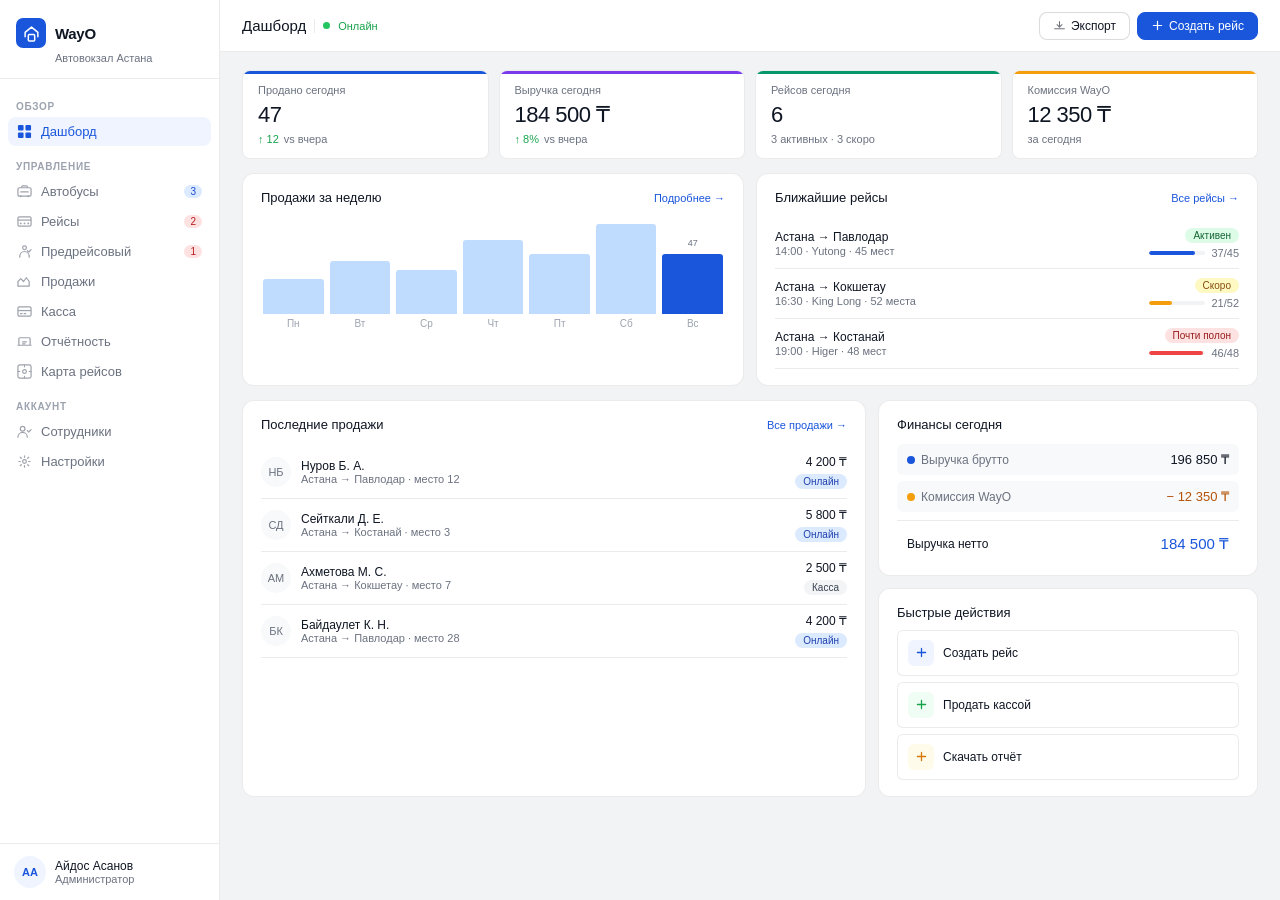
<file: index.html>
<!DOCTYPE html>
<html lang="ru">
<head>
<meta charset="UTF-8">
<meta name="viewport" content="width=device-width, initial-scale=1.0">
<title>WayO — Кабинет автовокзала</title>
<style>
*, *::before, *::after { box-sizing: border-box; margin: 0; padding: 0; }

:root {
  --bg-primary: #ffffff;
  --bg-secondary: #F8F9FA;
  --bg-tertiary: #F1F3F5;
  --text-primary: #0F1623;
  --text-secondary: #6B7280;
  --text-tertiary: #9CA3AF;
  --border-tertiary: rgba(0,0,0,0.08);
  --border-secondary: rgba(0,0,0,0.14);
  --accent: #1A56DB;
  --accent-light: #EFF4FF;
  --accent-hover: #1648C0;
  --radius-md: 8px;
  --radius-lg: 12px;
  --font: -apple-system, 'Inter', 'Segoe UI', sans-serif;
}

html, body { height: 100%; overflow: hidden; }
body { font-family: var(--font); background: var(--bg-tertiary); color: var(--text-primary); }

/* ── Layout ── */
.app { display: flex; height: 100vh; }

/* ── Sidebar ── */
.sb {
  width: 220px;
  background: var(--bg-primary);
  border-right: 0.5px solid var(--border-tertiary);
  display: flex;
  flex-direction: column;
  flex-shrink: 0;
  height: 100vh;
}

.sb-top {
  padding: 18px 16px 14px;
  border-bottom: 0.5px solid var(--border-tertiary);
}
.sb-logo { display: flex; align-items: center; gap: 9px; }
.sb-logo-icon {
  width: 30px; height: 30px;
  border-radius: 7px;
  background: var(--accent);
  display: flex; align-items: center; justify-content: center;
  flex-shrink: 0;
}
.sb-logo-icon svg { width: 17px; height: 17px; }
.sb-logo-name { font-size: 15px; font-weight: 600; color: var(--text-primary); letter-spacing: -0.3px; }
.sb-station { font-size: 11px; color: var(--text-secondary); margin-top: 4px; padding-left: 39px; }

.sb-nav { padding: 8px; flex: 1; overflow-y: auto; }
.sb-section {
  font-size: 10px; font-weight: 600;
  color: var(--text-tertiary);
  padding: 14px 8px 5px;
  text-transform: uppercase;
  letter-spacing: 0.7px;
}
.sb-item {
  display: flex; align-items: center; gap: 9px;
  padding: 7px 9px;
  border-radius: var(--radius-md);
  cursor: pointer;
  font-size: 13px;
  color: var(--text-secondary);
  margin-bottom: 1px;
  user-select: none;
  transition: background 0.1s, color 0.1s;
  position: relative;
}
.sb-item:hover { background: var(--bg-secondary); color: var(--text-primary); }
.sb-item.active {
  background: var(--accent-light);
  color: var(--accent);
  font-weight: 500;
}
.sb-item svg { width: 15px; height: 15px; flex-shrink: 0; opacity: 0.65; }
.sb-item.active svg { opacity: 1; }
.sb-item:hover svg { opacity: 0.9; }
.sb-badge {
  margin-left: auto;
  font-size: 10px; font-weight: 500;
  padding: 1px 6px;
  border-radius: 20px;
}
.sb-badge.red { background: #FEE2E2; color: #B91C1C; }
.sb-badge.blue { background: #DBEAFE; color: #1D4ED8; }

.sb-user {
  padding: 12px 14px;
  border-top: 0.5px solid var(--border-tertiary);
  display: flex; align-items: center; gap: 9px;
}
.sb-avatar {
  width: 32px; height: 32px;
  border-radius: 50%;
  background: var(--accent-light);
  display: flex; align-items: center; justify-content: center;
  font-size: 11px; font-weight: 600;
  color: var(--accent);
  flex-shrink: 0;
}
.sb-uname { font-size: 12px; font-weight: 500; color: var(--text-primary); }
.sb-urole { font-size: 11px; color: var(--text-secondary); }

/* ── Main area ── */
.main { flex: 1; display: flex; flex-direction: column; overflow: hidden; }

/* ── Top bar ── */
.topbar {
  height: 52px;
  padding: 0 22px;
  background: var(--bg-primary);
  border-bottom: 0.5px solid var(--border-tertiary);
  display: flex; align-items: center; justify-content: space-between;
  flex-shrink: 0;
}
.tb-left { display: flex; align-items: center; gap: 8px; }
.tb-title { font-size: 15px; font-weight: 500; color: var(--text-primary); }
.tb-sep { width: 1px; height: 14px; background: var(--border-tertiary); }
.tb-live-dot { width: 7px; height: 7px; border-radius: 50%; background: #22C55E; }
.tb-live { font-size: 11px; color: #16A34A; font-weight: 500; }
.tb-right { display: flex; align-items: center; gap: 7px; }

/* ── Buttons ── */
.btn {
  font-size: 12px;
  padding: 6px 13px;
  border-radius: var(--radius-md);
  border: 0.5px solid var(--border-secondary);
  background: var(--bg-primary);
  color: var(--text-primary);
  cursor: pointer;
  display: inline-flex; align-items: center; gap: 5px;
  transition: background 0.1s;
  font-family: var(--font);
}
.btn:hover { background: var(--bg-secondary); }
.btn svg { width: 13px; height: 13px; opacity: 0.6; }
.btn-primary {
  background: var(--accent); color: #fff;
  border-color: var(--accent);
}
.btn-primary:hover { background: var(--accent-hover); }
.btn-primary svg { opacity: 1; }
.btn-danger { color: #B91C1C; border-color: #FECACA; }
.btn-danger:hover { background: #FEF2F2; }

/* ── Page content ── */
.page-wrap { flex: 1; overflow-y: auto; padding: 18px 22px; }

/* ── Screen switching ── */
.screen { display: none; }
.screen.active { display: block; }

/* ── Shared card ── */
.card {
  background: var(--bg-primary);
  border: 0.5px solid var(--border-tertiary);
  border-radius: var(--radius-lg);
  padding: 16px 18px;
}
.card-hd {
  display: flex; align-items: center; justify-content: space-between;
  margin-bottom: 14px;
}
.card-title { font-size: 13px; font-weight: 500; color: var(--text-primary); }
.card-link { font-size: 11px; color: var(--accent); cursor: pointer; }

/* ── Badges ── */
.badge {
  font-size: 10px; font-weight: 500;
  padding: 2px 8px;
  border-radius: 20px;
  display: inline-block;
}
.b-green { background: #DCFCE7; color: #166534; }
.b-yellow { background: #FEF9C3; color: #854D0E; }
.b-red { background: #FEE2E2; color: #991B1B; }
.b-blue { background: #DBEAFE; color: #1E40AF; }
.b-gray { background: #F3F4F6; color: #374151; }
.b-purple { background: #EDE9FE; color: #5B21B6; }

/* ── Metric cards ── */
.metrics { display: grid; grid-template-columns: repeat(4,1fr); gap: 10px; margin-bottom: 14px; }
.mc {
  background: var(--bg-primary);
  border: 0.5px solid var(--border-tertiary);
  border-radius: var(--radius-md);
  padding: 13px 15px;
  position: relative; overflow: hidden;
}
.mc-accent {
  position: absolute; top: 0; left: 0; right: 0;
  height: 3px;
  border-radius: var(--radius-md) var(--radius-md) 0 0;
}
.mc-label { font-size: 11px; color: var(--text-secondary); margin-bottom: 6px; }
.mc-val { font-size: 22px; font-weight: 500; color: var(--text-primary); letter-spacing: -0.5px; }
.mc-footer { display: flex; align-items: center; gap: 5px; margin-top: 5px; }
.mc-delta { font-size: 11px; }
.up { color: #16A34A; }
.down { color: #DC2626; }
.neutral { color: var(--text-secondary); }

/* ── Tables ── */
.tbl-wrap { overflow-x: auto; }
table { width: 100%; border-collapse: collapse; font-size: 12px; }
thead th {
  text-align: left;
  padding: 8px 12px;
  font-size: 11px; font-weight: 500;
  color: var(--text-secondary);
  background: var(--bg-secondary);
  border-bottom: 0.5px solid var(--border-tertiary);
}
tbody td {
  padding: 10px 12px;
  border-bottom: 0.5px solid var(--border-tertiary);
  color: var(--text-primary);
  vertical-align: middle;
}
tbody tr:last-child td { border-bottom: none; }
tbody tr:hover td { background: var(--bg-secondary); }
.td-name { font-weight: 500; }
.td-sub { font-size: 11px; color: var(--text-secondary); margin-top: 1px; }

/* ── Search / filters bar ── */
.filters {
  display: flex; align-items: center; gap: 8px;
  margin-bottom: 14px;
}
.search-wrap { position: relative; flex: 1; max-width: 280px; }
.search-wrap svg {
  position: absolute; left: 9px; top: 50%; transform: translateY(-50%);
  width: 13px; height: 13px; color: var(--text-tertiary);
}
.search-input {
  width: 100%; padding: 6px 10px 6px 30px;
  border: 0.5px solid var(--border-secondary);
  border-radius: var(--radius-md);
  font-size: 12px; font-family: var(--font);
  background: var(--bg-secondary);
  color: var(--text-primary);
  outline: none;
}
.search-input:focus { border-color: var(--accent); background: var(--bg-primary); }
select.filter-select {
  padding: 6px 10px;
  border: 0.5px solid var(--border-secondary);
  border-radius: var(--radius-md);
  font-size: 12px; font-family: var(--font);
  background: var(--bg-secondary);
  color: var(--text-primary);
  outline: none; cursor: pointer;
}

/* ── Fill bar ── */
.fill-wrap { display: flex; align-items: center; gap: 6px; }
.fill-track { width: 56px; height: 4px; background: var(--bg-tertiary); border-radius: 2px; overflow: hidden; }
.fill-bar { height: 4px; border-radius: 2px; }
.fill-txt { font-size: 11px; color: var(--text-secondary); }

/* ── Modal backdrop ── */
.modal-backdrop {
  display: none;
  position: fixed; inset: 0;
  background: rgba(0,0,0,0.35);
  z-index: 100;
  align-items: center; justify-content: center;
}
.modal-backdrop.open { display: flex; }
.modal {
  background: var(--bg-primary);
  border-radius: var(--radius-lg);
  border: 0.5px solid var(--border-tertiary);
  width: 460px;
  max-height: 90vh;
  overflow-y: auto;
  padding: 22px 24px;
}
.modal-hd {
  display: flex; align-items: center; justify-content: space-between;
  margin-bottom: 18px;
}
.modal-title { font-size: 15px; font-weight: 500; }
.modal-close {
  width: 28px; height: 28px;
  border-radius: 6px;
  border: none; background: var(--bg-secondary);
  cursor: pointer; display: flex; align-items: center; justify-content: center;
  color: var(--text-secondary);
}
.modal-close:hover { background: var(--bg-tertiary); }

/* ── Form elements ── */
.form-group { margin-bottom: 14px; }
.form-label { font-size: 12px; font-weight: 500; color: var(--text-primary); margin-bottom: 5px; display: block; }
.form-input, .form-select, .form-textarea {
  width: 100%;
  padding: 7px 10px;
  border: 0.5px solid var(--border-secondary);
  border-radius: var(--radius-md);
  font-size: 12px; font-family: var(--font);
  color: var(--text-primary);
  background: var(--bg-primary);
  outline: none;
  transition: border-color 0.15s;
}
.form-input:focus, .form-select:focus, .form-textarea:focus {
  border-color: var(--accent);
  box-shadow: 0 0 0 3px rgba(26,86,219,0.08);
}
.form-row { display: grid; grid-template-columns: 1fr 1fr; gap: 12px; }
.form-hint { font-size: 11px; color: var(--text-tertiary); margin-top: 4px; }

/* ── Toast ── */
.toast {
  position: fixed; bottom: 24px; right: 24px;
  background: var(--text-primary);
  color: #fff;
  padding: 10px 16px;
  border-radius: var(--radius-md);
  font-size: 13px;
  display: flex; align-items: center; gap: 8px;
  z-index: 200;
  opacity: 0; transform: translateY(8px);
  transition: opacity 0.2s, transform 0.2s;
  pointer-events: none;
}
.toast.show { opacity: 1; transform: translateY(0); }
.toast-icon { width: 18px; height: 18px; border-radius: 50%; background: #22C55E; display: flex; align-items: center; justify-content: center; flex-shrink: 0; }

/* ── Scrollbar ── */
::-webkit-scrollbar { width: 5px; height: 5px; }
::-webkit-scrollbar-track { background: transparent; }
::-webkit-scrollbar-thumb { background: var(--border-secondary); border-radius: 3px; }
</style>
</head>
<body>
<div class="app">

  <!-- ══ SIDEBAR ══ -->
  <aside class="sb">
    <div class="sb-top">
      <div class="sb-logo">
        <div class="sb-logo-icon">
          <svg viewBox="0 0 16 16" fill="none">
            <path d="M2 11V7l6-5 6 5v4" stroke="#fff" stroke-width="1.4" stroke-linecap="round" stroke-linejoin="round"/>
            <rect x="5" y="9" width="6" height="6" rx="1" stroke="#fff" stroke-width="1.4"/>
          </svg>
        </div>
        <div class="sb-logo-name">WayO</div>
      </div>
      <div class="sb-station">Автовокзал Астана</div>
    </div>

    <nav class="sb-nav">
      <div class="sb-section">Обзор</div>
      <div class="sb-item active" data-screen="dashboard">
        <svg viewBox="0 0 16 16" fill="none"><rect x="1" y="1" width="6" height="6" rx="1.2" fill="currentColor"/><rect x="9" y="1" width="6" height="6" rx="1.2" fill="currentColor"/><rect x="1" y="9" width="6" height="6" rx="1.2" fill="currentColor"/><rect x="9" y="9" width="6" height="6" rx="1.2" fill="currentColor"/></svg>
        Дашборд
      </div>

      <div class="sb-section">Управление</div>
      <div class="sb-item" data-screen="buses">
        <svg viewBox="0 0 16 16" fill="none"><rect x="1" y="4" width="14" height="9" rx="1.5" stroke="currentColor" stroke-width="1.3"/><path d="M5 4V3a1 1 0 0 1 1-1h4a1 1 0 0 1 1 1v1" stroke="currentColor" stroke-width="1.3"/><path d="M4 8.5h8" stroke="currentColor" stroke-width="1.3" stroke-linecap="round"/><circle cx="4" cy="13" r="1" fill="currentColor"/><circle cx="12" cy="13" r="1" fill="currentColor"/></svg>
        Автобусы
        <span class="sb-badge blue">3</span>
      </div>
      <div class="sb-item" data-screen="trips">
        <svg viewBox="0 0 16 16" fill="none"><rect x="1" y="3" width="14" height="10" rx="1.5" stroke="currentColor" stroke-width="1.3"/><path d="M1 6.5h14" stroke="currentColor" stroke-width="1.3"/><circle cx="4" cy="10" r="1" fill="currentColor"/><circle cx="8" cy="10" r="1" fill="currentColor"/><circle cx="12" cy="10" r="1" fill="currentColor"/></svg>
        Рейсы
        <span class="sb-badge red">2</span>
      </div>
      <div class="sb-item" data-screen="predreysovoy">
        <svg viewBox="0 0 16 16" fill="none"><path d="M8 2a2 2 0 1 0 0 4 2 2 0 0 0 0-4Z" stroke="currentColor" stroke-width="1.3"/><path d="M3 14v-1a5 5 0 0 1 10 0v1" stroke="currentColor" stroke-width="1.3" stroke-linecap="round"/><path d="M11 7l1.5 1.5L15 6" stroke="currentColor" stroke-width="1.3" stroke-linecap="round" stroke-linejoin="round"/></svg>
        Предрейсовый
        <span class="sb-badge red">1</span>
      </div>
      <div class="sb-item" data-screen="sales">
        <svg viewBox="0 0 16 16" fill="none"><path d="M1 13V8l3-3 3 3 3-4 3 4v5H1Z" stroke="currentColor" stroke-width="1.3" stroke-linejoin="round"/></svg>
        Продажи
      </div>
      <div class="sb-item" data-screen="cashier">
        <svg viewBox="0 0 16 16" fill="none"><rect x="1" y="3" width="14" height="10" rx="1.5" stroke="currentColor" stroke-width="1.3"/><path d="M1 7h14" stroke="currentColor" stroke-width="1.3"/><rect x="3" y="9.5" width="3" height="1.5" rx="0.5" fill="currentColor"/><rect x="7" y="9.5" width="3" height="1.5" rx="0.5" fill="currentColor"/></svg>
        Касса
      </div>
      <div class="sb-item" data-screen="reports">
        <svg viewBox="0 0 16 16" fill="none"><path d="M2 12V5a1 1 0 0 1 1-1h10a1 1 0 0 1 1 1v7" stroke="currentColor" stroke-width="1.3"/><path d="M1 12h14" stroke="currentColor" stroke-width="1.3" stroke-linecap="round"/><path d="M6 8.5h4M6 10.5h2.5" stroke="currentColor" stroke-width="1.3" stroke-linecap="round"/></svg>
        Отчётность
      </div>
      <div class="sb-item" data-screen="sitcenter">
        <svg viewBox="0 0 16 16" fill="none"><rect x="1" y="1" width="14" height="14" rx="2" stroke="currentColor" stroke-width="1.3"/><circle cx="8" cy="8" r="2" stroke="currentColor" stroke-width="1.2"/><path d="M8 1v2M8 13v2M1 8h2M13 8h2" stroke="currentColor" stroke-width="1.2" stroke-linecap="round"/></svg>
        Карта рейсов
      </div>

      <div class="sb-section">Аккаунт</div>
      <div class="sb-item" data-screen="staff">
        <svg viewBox="0 0 16 16" fill="none"><circle cx="6" cy="5" r="2.5" stroke="currentColor" stroke-width="1.3"/><path d="M1 14c0-2.761 2.239-5 5-5s5 2.239 5 5" stroke="currentColor" stroke-width="1.3" stroke-linecap="round"/><path d="M11 7l1.5 1.5L15 6" stroke="currentColor" stroke-width="1.3" stroke-linecap="round" stroke-linejoin="round"/></svg>
        Сотрудники
      </div>
      <div class="sb-item" data-screen="settings">
        <svg viewBox="0 0 16 16" fill="none"><circle cx="8" cy="8" r="2" stroke="currentColor" stroke-width="1.3"/><path d="M8 2v1.5M8 12.5V14M2 8h1.5M12.5 8H14M3.515 3.515l1.06 1.06M11.425 11.425l1.06 1.06M12.485 3.515l-1.06 1.06M4.575 11.425l-1.06 1.06" stroke="currentColor" stroke-width="1.3" stroke-linecap="round"/></svg>
        Настройки
      </div>
    </nav>

    <div class="sb-user">
      <div class="sb-avatar">АА</div>
      <div>
        <div class="sb-uname">Айдос Асанов</div>
        <div class="sb-urole">Администратор</div>
      </div>
    </div>
  </aside>

  <!-- ══ MAIN ══ -->
  <div class="main">

    <!-- Top bar (динамический заголовок) -->
    <div class="topbar">
      <div class="tb-left">
        <span class="tb-title" id="page-title">Дашборд</span>
        <div class="tb-sep"></div>
        <div class="tb-live-dot"></div>
        <span class="tb-live">Онлайн</span>
      </div>
      <div class="tb-right" id="topbar-actions">
        <!-- заполняется JS при переключении экрана -->
      </div>
    </div>

    <!-- Контент экранов -->
    <div class="page-wrap">

      <!-- ── DASHBOARD ── -->
      <div class="screen active" id="screen-dashboard"></div>

      <!-- ── BUSES ── -->
      <div class="screen" id="screen-buses"></div>

      <!-- ── TRIPS ── -->
      <div class="screen" id="screen-trips"></div>

      <!-- ── PREDREYSOVOY ── -->
      <div class="screen" id="screen-predreysovoy"></div>

      <!-- ── SALES ── -->
      <div class="screen" id="screen-sales"></div>
      <!-- u041au0430u0441u0441u0430 -->
      <div class="screen" id="screen-cashier"></div>

      <!-- ── REPORTS ── -->
      <div class="screen" id="screen-reports"></div>
      <div class="screen" id="screen-sitcenter"></div>

      <!-- ── STAFF ── -->
      <div class="screen" id="screen-staff"></div>

      <!-- ── SETTINGS ── -->
      <div class="screen" id="screen-settings"></div>

    </div>
  </div>
</div>

<!-- Toast -->
<div class="toast" id="toast">
  <div class="toast-icon">
    <svg width="10" height="10" viewBox="0 0 10 10" fill="none"><path d="M2 5l2.5 2.5L8 3" stroke="#fff" stroke-width="1.4" stroke-linecap="round" stroke-linejoin="round"/></svg>
  </div>
  <span id="toast-msg">Готово</span>
</div>

<script>
// ── Router ────────────────────────────────────────────────────
const titles = {
  dashboard: 'Дашборд', buses: 'Автобусы', trips: 'Рейсы',
  predreysovoy: 'Предрейсовый контроль',
  sales: 'Продажи', cashier: 'Касса', reports: 'Отчётность', sitcenter: 'Карта рейсов — Live', staff: 'Сотрудники', settings: 'Настройки'
};

function navigate(id) {
  document.querySelectorAll('.sb-item').forEach(el => el.classList.toggle('active', el.dataset.screen === id));
  document.querySelectorAll('.screen').forEach(el => el.classList.toggle('active', el.id === 'screen-' + id));
  document.getElementById('page-title').textContent = titles[id] || id;
  const actions = document.getElementById('topbar-actions');
  actions.innerHTML = topbarActions[id] ? topbarActions[id]() : '';
  if (window['render_' + id]) window['render_' + id]();
}

document.querySelectorAll('.sb-item[data-screen]').forEach(el => {
  el.addEventListener('click', () => navigate(el.dataset.screen));
});

// ── Toast ──────────────────────────────────────────────────────
function showToast(msg, duration = 2500) {
  const t = document.getElementById('toast');
  document.getElementById('toast-msg').textContent = msg;
  t.classList.add('show');
  setTimeout(() => t.classList.remove('show'), duration);
}

// ── Topbar actions per screen ──────────────────────────────────
const topbarActions = {
  dashboard: () => `
    <button class="btn" onclick="showToast('Отчёт экспортирован')">
      <svg viewBox="0 0 16 16" fill="none"><path d="M8 3v7M5 7l3 3 3-3" stroke="currentColor" stroke-width="1.3" stroke-linecap="round" stroke-linejoin="round"/><path d="M2 12h12" stroke="currentColor" stroke-width="1.3" stroke-linecap="round"/></svg>
      Экспорт
    </button>
    <button class="btn btn-primary" onclick="navigate('trips')">
      <svg viewBox="0 0 16 16" fill="none"><path d="M8 3v10M3 8h10" stroke="#fff" stroke-width="1.5" stroke-linecap="round"/></svg>
      Создать рейс
    </button>`,
  buses: () => `
    <button class="btn btn-primary" onclick="openModal('modal-add-bus')">
      <svg viewBox="0 0 16 16" fill="none"><path d="M8 3v10M3 8h10" stroke="#fff" stroke-width="1.5" stroke-linecap="round"/></svg>
      Добавить автобус
    </button>`,
  trips: () => `
    <button class="btn" onclick="showToast('Экспорт рейсов выполнен')">
      <svg viewBox="0 0 16 16" fill="none"><path d="M8 3v7M5 7l3 3 3-3" stroke="currentColor" stroke-width="1.3" stroke-linecap="round" stroke-linejoin="round"/><path d="M2 12h12" stroke="currentColor" stroke-width="1.3" stroke-linecap="round"/></svg>
      Экспорт
    </button>
    <button class="btn btn-primary" onclick="openModal('modal-add-trip')">
      <svg viewBox="0 0 16 16" fill="none"><path d="M8 3v10M3 8h10" stroke="#fff" stroke-width="1.5" stroke-linecap="round"/></svg>
      Создать рейс
    </button>`,
  predreysovoy: () => `
    <button class="btn" onclick="showToast('Журнал предрейсового контроля скачан')">
      <svg viewBox="0 0 16 16" fill="none"><path d="M8 3v7M5 7l3 3 3-3" stroke="currentColor" stroke-width="1.3" stroke-linecap="round" stroke-linejoin="round"/><path d="M2 12h12" stroke="currentColor" stroke-width="1.3" stroke-linecap="round"/></svg>
      Журнал
    </button>
    <button class="btn btn-primary" onclick="openModal('modal-putevoy')">
      <svg viewBox="0 0 16 16" fill="none"><path d="M8 3v10M3 8h10" stroke="#fff" stroke-width="1.5" stroke-linecap="round"/></svg>
      Новый путевой лист
    </button>`,
  sales: () => `
    <button class="btn btn-primary" onclick="openModal('modal-offline-sale')">
      <svg viewBox="0 0 16 16" fill="none"><path d="M8 3v10M3 8h10" stroke="#fff" stroke-width="1.5" stroke-linecap="round"/></svg>
      Продать кассой
    </button>`,
  cashier: () => `<button class="btn btn-primary" onclick="cNewSale()"><svg viewBox="0 0 16 16" fill="none"><path d="M8 3v10M3 8h10" stroke="#fff" stroke-width="1.5" stroke-linecap="round"/></svg> Новая продажа</button>`,
  reports: () => `
    <button class="btn" onclick="showToast('Excel файл скачан')">
      <svg viewBox="0 0 16 16" fill="none"><path d="M8 3v7M5 7l3 3 3-3" stroke="currentColor" stroke-width="1.3" stroke-linecap="round" stroke-linejoin="round"/><path d="M2 12h12" stroke="currentColor" stroke-width="1.3" stroke-linecap="round"/></svg>
      Excel
    </button>
    <button class="btn" onclick="showToast('PDF файл скачан')">PDF</button>`,
  sitcenter: () => `<div style="font-size:11px;color:#22D3EE;display:flex;align-items:center;gap:5px"><div style="width:6px;height:6px;border-radius:50%;background:#22D3EE;animation:scpulse 1.5s infinite"></div>Live мониторинг активен</div>`,
};

// ── Modal helpers ──────────────────────────────────────────────
function openModal(id) {
  document.getElementById(id).classList.add('open');
}
function closeModal(id) {
  document.getElementById(id).classList.remove('open');
}
document.addEventListener('click', e => {
  if (e.target.classList.contains('modal-backdrop')) {
    e.target.classList.remove('open');
  }
});

// ── Init ──────────────────────────────────────────────────────
window.addEventListener('DOMContentLoaded', () => {
  navigate('dashboard');
});
</script>

<!-- Screens loaded from separate files via script tags -->
<script src="screens/dashboard.js"></script>
<script src="screens/buses.js"></script>
<script src="screens/trips.js"></script>
<script src="screens/predreysovoy.js"></script>
<script src="screens/sales.js"></script>
<script src="screens/reports.js"></script>
<script src="screens/cashier.js"></script>
<script src="screens/sitcenter.js"></script>
<script src="screens/staff.js"></script>
<script src="screens/settings.js"></script>

</body>
</html>
</file>
